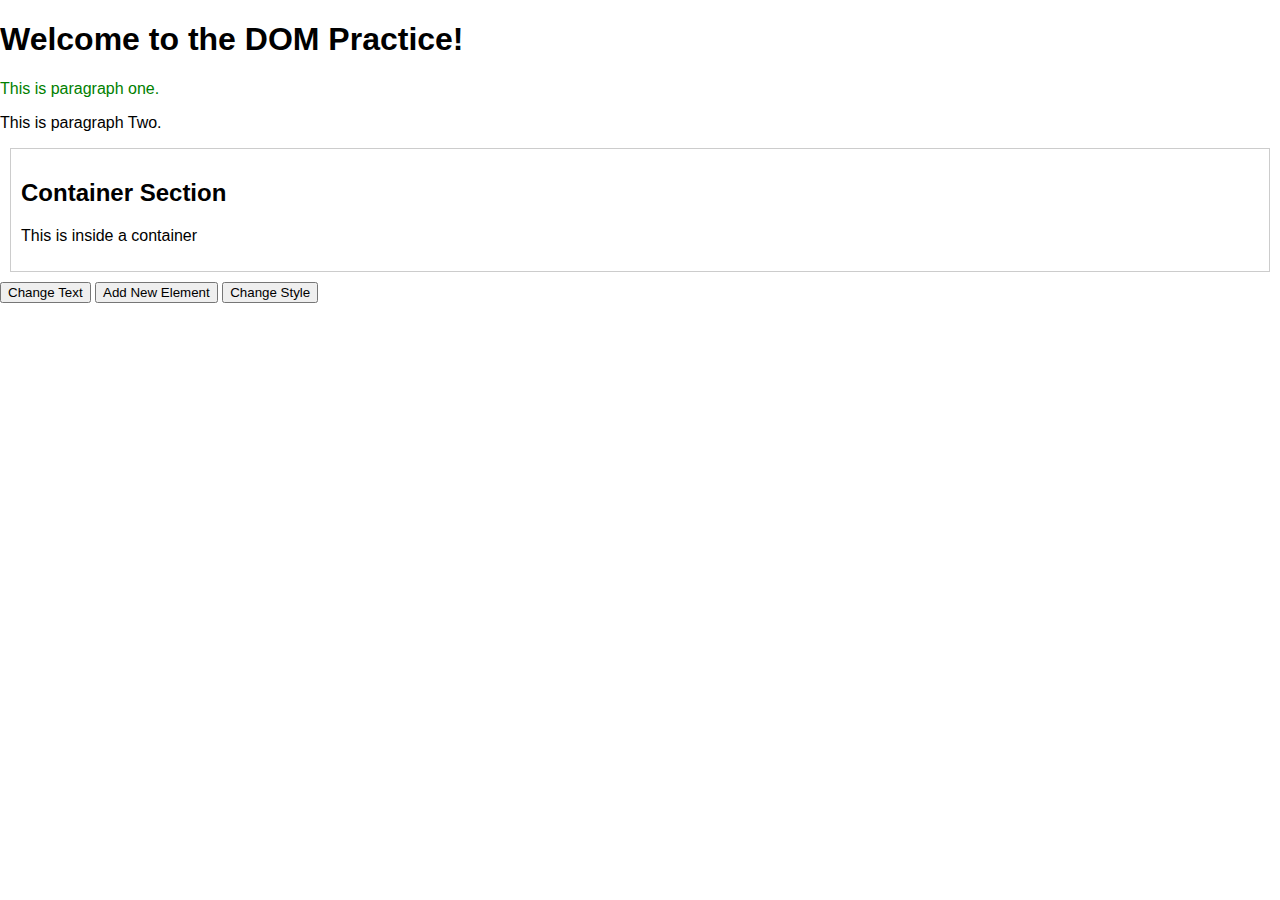
<file: Practicals/Practical7/index.html>
<!DOCTYPE html>
<html lang="en">
<head>
    <meta charset="UTF-8">
    <meta name="viewport" content="width=device-width, initial-scale=1.0">
    <title>DOM Practice</title>
    <style>
        body { font-family: Arial; margin: auto;}
        .highlight { color: crimson; font-weight: bold; }
        .box { padding: 10px; border: 1px solid #ccc; margin: 10px; }
    </style>  
</head>
<body>
    <h1 id="main-title">My DOM Playground</h1>
    <p class="content"> This is paragraph one.</p>
    <p class="content"> This is paragraph Two.</p>

    <div id="container" class="box">
        <h2>Container Section</h2>
        <p>This is inside a container</p>
    </div>

    <button id="changeTextBtn">Change Text</button>
    <button id="addElementBtn">Add New Element</button>
    <button id="removeElementBtn">Change Style</button>
<script src="script.js"></script>
</body>
</html>
</file>
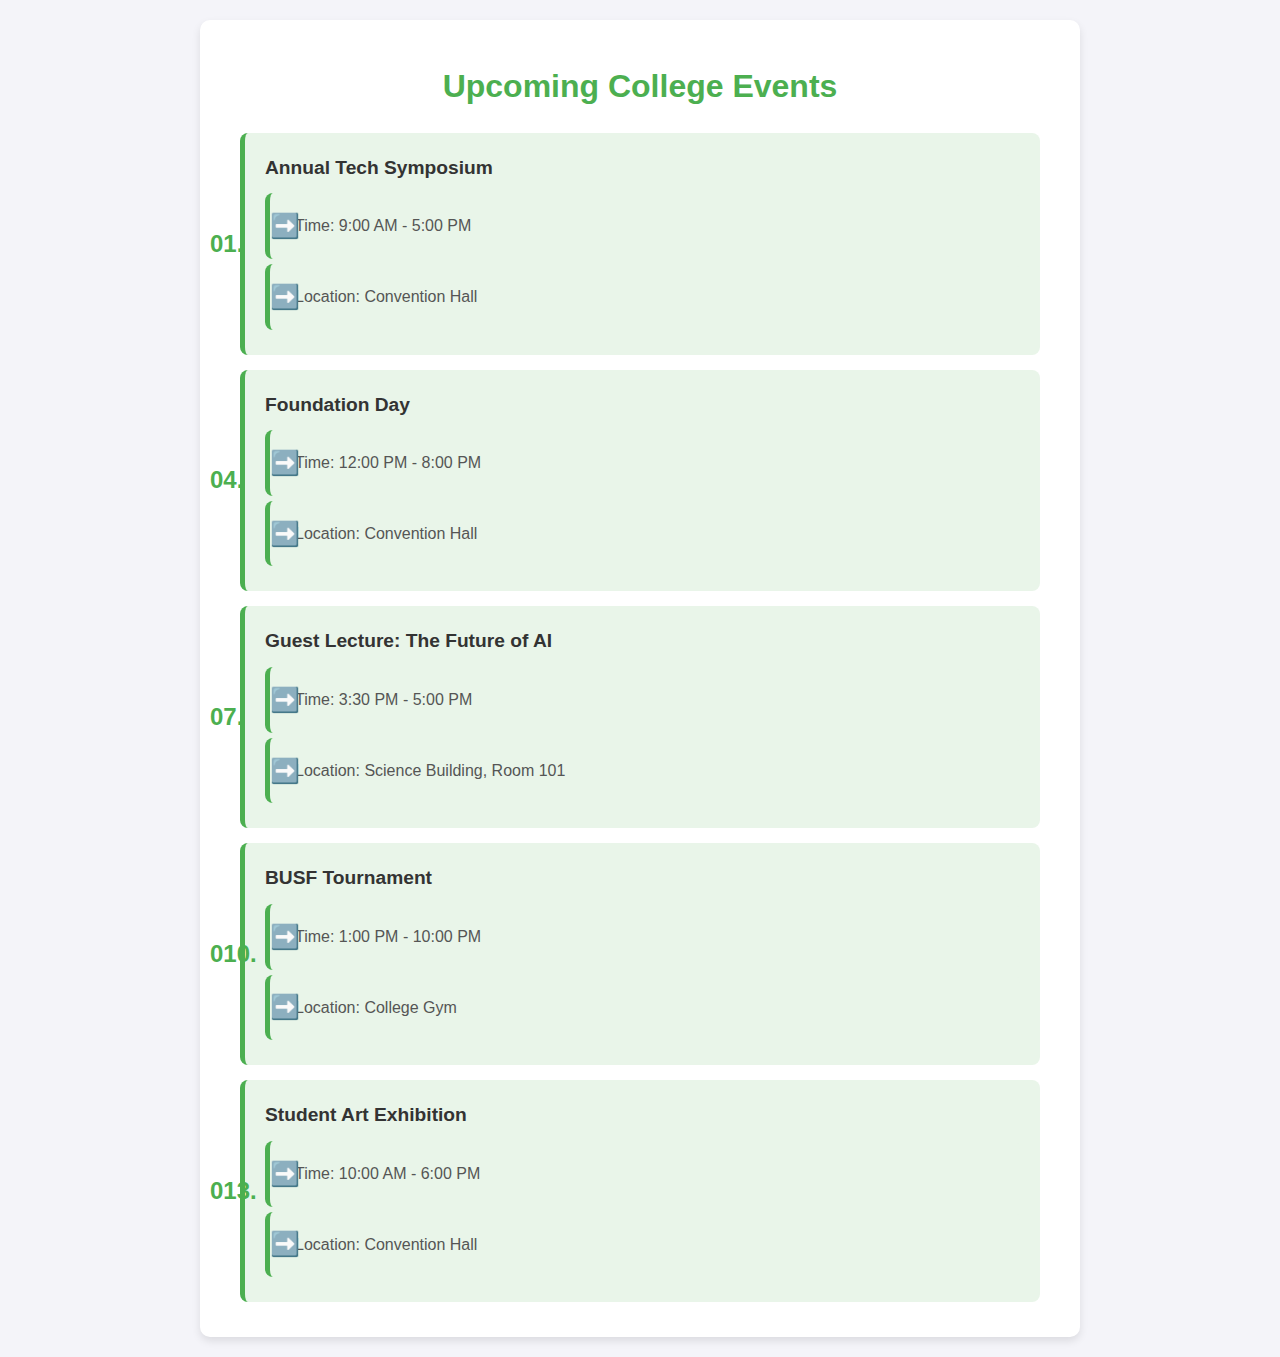
<file: Practicals/practical4/list.html>
<!DOCTYPE html>
<html lang="en">
<head>
    <meta charset="UTF-8">
    <meta name="viewport" content="width=device-width, initial-scale=1.0">
    <title>College Events</title>
    <style>
body {
            font-family: Arial, sans-serif;
            background-color: #f4f4f9;
            color: #333;
            line-height: 1.6;
            margin: 0;
            padding: 20px;
        }

        .container {
            max-width: 800px;
            margin: auto;
            background: #fff;
            padding: 20px 40px;
            border-radius: 10px;
            box-shadow: 0 4px 8px rgba(0, 0, 0, 0.1);
        }

        h1 {
            text-align: center;
            color: #4CAF50;
            margin-bottom: 20px;
        }

        ol {
            list-style-type: none;
            counter-reset: event-counter;
            padding: 0;
            margin: 0;
        }

        ol li {
            counter-increment: event-counter;
            background-color: #e9f5e9;
            margin-bottom: 15px;
            padding: 20px;
            border-left: 5px solid #4CAF50;
            border-radius: 8px;
            transition: transform 0.3s ease, background-color 0.3s ease;
            position: relative;
        }
        
        ol li::before {
            content: "0" counter(event-counter) ".";
            position: absolute;
            left: -35px;
            top: 50%;
            transform: translateY(-50%);
            font-size: 1.5em;
            color: #4CAF50;
            font-weight: bold;
        }
        
        ol li:hover {
            transform: translateY(-5px);
            background-color: #d1e8d1;
            box-shadow: 0 6px 12px rgba(0, 0, 0, 0.15);
        }

        ul {
            list-style-type: none;
            padding: 0;
            margin-top: 10px;
        }
        
        ul li {
            margin-bottom: 5px;
            color: #555;
            padding-left: 25px;
            position: relative;
        }

        ul li::before {
            content: "➡️";
            position: absolute;
            left: 0;
        }

        .event-name {
            font-weight: bold;
            font-size: 1.2em;
            color: #333;
        }
    </style>
</head>
<body>
    <div class="container">
        <h1>Upcoming College Events</h1>
        <ol>
            <li>
                <span class="event-name">Annual Tech Symposium</span>
                <ul>
                    <li> Time: 9:00 AM - 5:00 PM</li>
                    <li>  Location: Convention Hall</li>
                </ul>
            </li>
            <li>
                <span class="event-name">Foundation Day</span>
                <ul>
                    <li>Time: 12:00 PM - 8:00 PM</li>
                    <li>Location: Convention Hall</li>
                </ul>
            </li>
            <li>
                <span class="event-name">Guest Lecture: The Future of AI</span>
                <ul>
                    <li>Time: 3:30 PM - 5:00 PM</li>
                    <li>Location: Science Building, Room 101</li>
                </ul>
            </li>
            <li>
                <span class="event-name">BUSF Tournament</span>
                <ul>
                    <li>Time: 1:00 PM - 10:00 PM</li>
                    <li>Location: College Gym</li>
                </ul>
            </li>
            <li>
                <span class="event-name">Student Art Exhibition</span>
                <ul>
                    <li>Time: 10:00 AM - 6:00 PM</li>
                    <li>Location: Convention Hall</li>
                </ul>
            </li>
        </ol>
    </div>


</body>
</html>
</file>
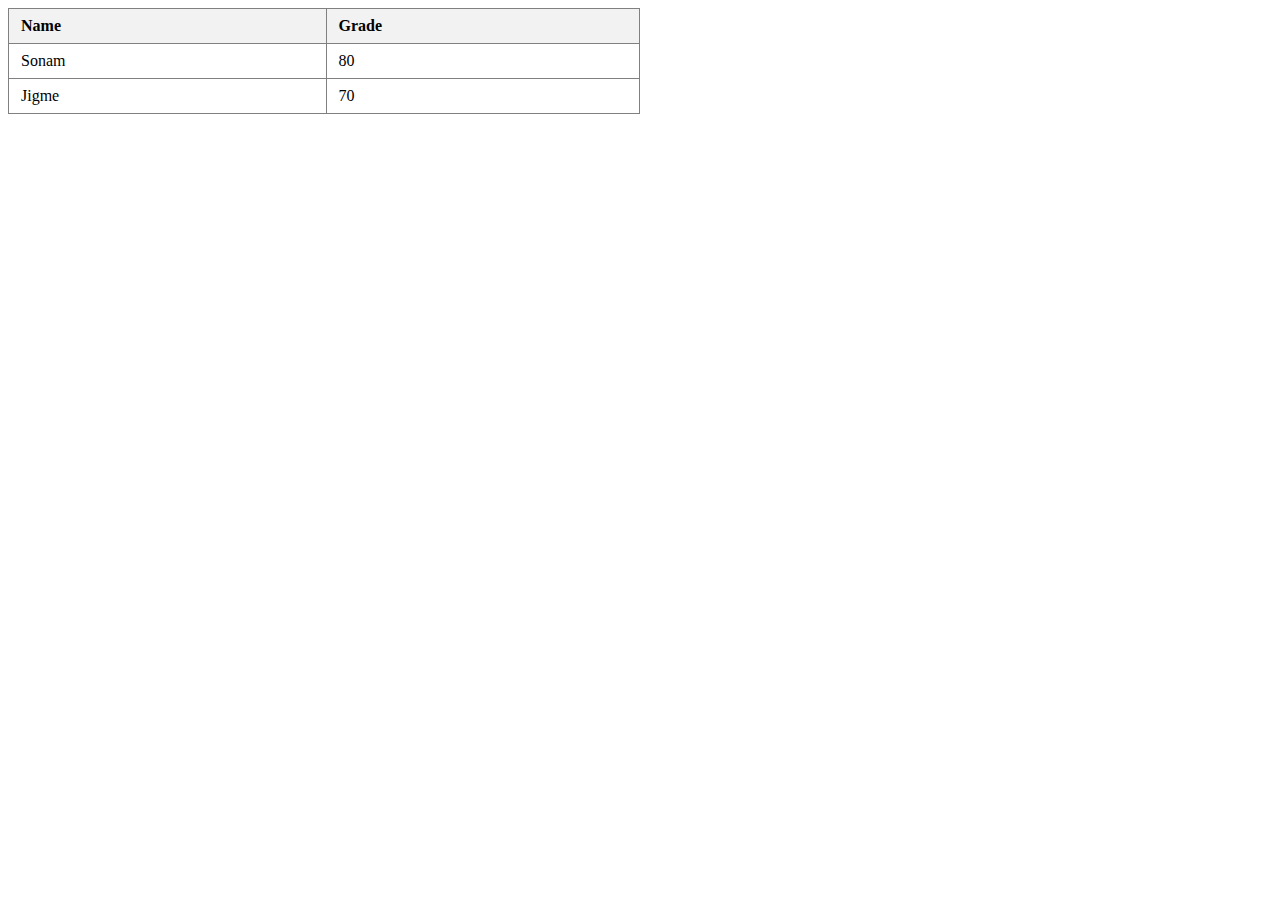
<file: Practicals/practical4/table.html>
<!DOCTYPE html>
<html lang="en">
<head>
    <meta charset="UTF-8">
    <meta name="viewport" content="width=device-width, initial-scale=1.0">
    <title>Document</title>
    <style>
        table {
            width: 50%;
            border-collapse: collapse;
        }
        th, td {
            padding: 8px 12px;
            text-align: left;
        }
        th {
            background-color: #f2f2f2;
        }
    </style>
</head>
<body>
    <table border="1">
    <thead>
        <tr>
            <th>Name</th>
            <th>Grade</th>
        </tr>
    </thead>
    <tbody>
        <tr>
            <td>Sonam </td>
            <td>80</td>
        </tr>
        <tr>
            <td>Jigme</td>
            <td>70</td>
        </tr>
    </tbody>

</body>
</html>
</file>
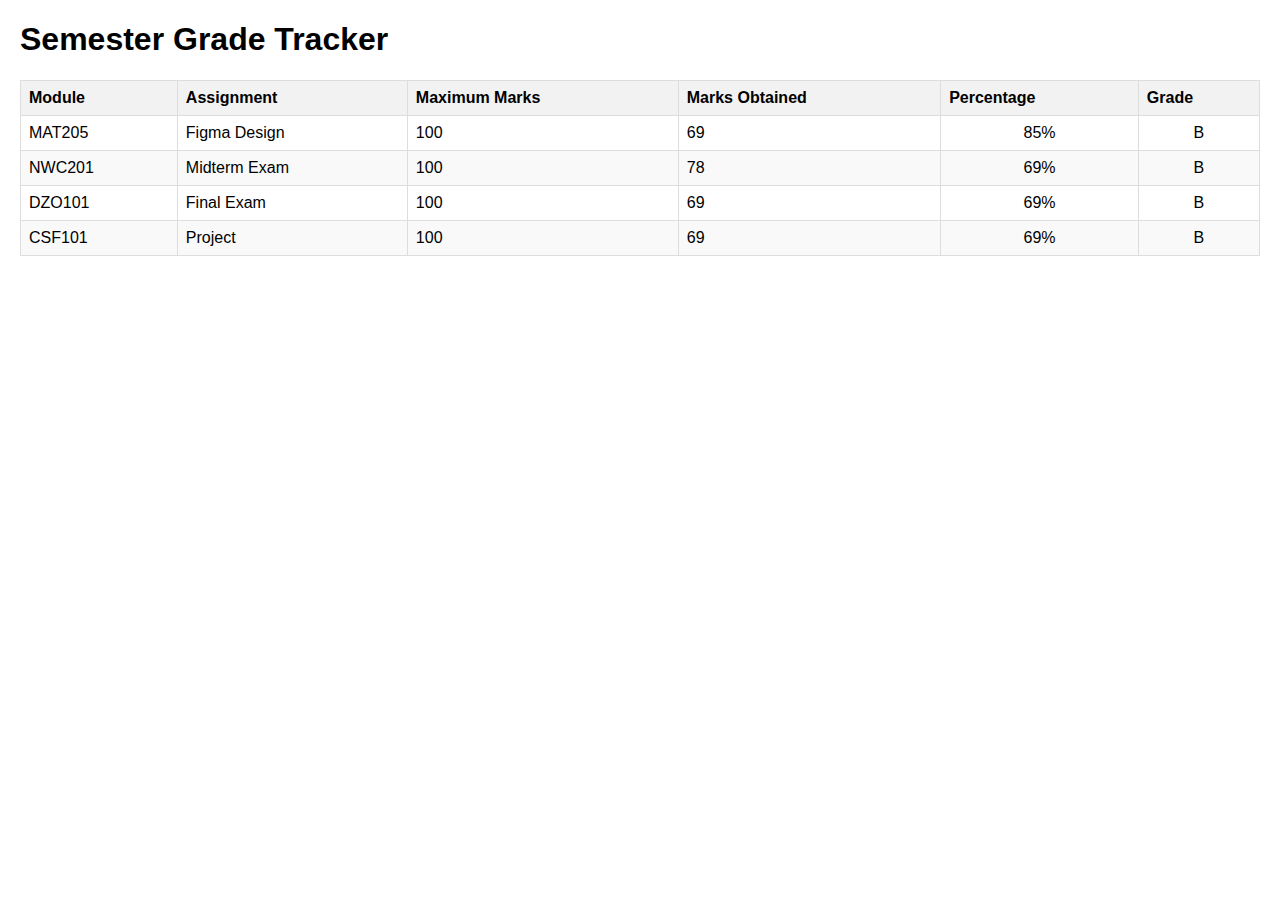
<file: Practicals/practical4/table2.html>
<!DOCTYPE html>
<html lang="en">
<head>
    <meta charset="UTF-8">
    <meta name="viewport" content="width=device-width, initial-scale=1.0">
    <title>Grade Tracker</title>
    <style>
    body {
        font-family: Arial, sans-serif;
        margin: 20px;
    }
    table {
        width: 100%;
        border-collapse: collapse;
            margin-top: 20px;
        }
        th, td {
            border: 1px solid #dddddd;
            text-align: left;
            padding: 8px;
        }
        th {
            background-color: #f2f2f2;
        }
        tr:nth-child(even) {
            background-color: #f9f9f9;
        }
        .percentage, .grade {
            text-align: center;
        }
    </style>
    
</head>
<body>
    <h1> Semester Grade Tracker</h1>
    <table>
        <thead>
            <tr>
                <th>Module</th>
                <th>Assignment</th>
                <th>Maximum Marks</th>
                <th>Marks Obtained</th>
                <th>Percentage</th>
                <th>Grade</th>
            </tr>
        </thead>
        <tbody>
            <tr>
                <td>MAT205</td>
                <td>Figma Design</td>
                <td>100</td>
                <td>69</td>
                <td class="percentage">85%</td>
                <td class="grade">B</td>
            </tr>
            <tr>
                <td>NWC201</td>
                <td>Midterm Exam</td>
                <td>100</td>
                <td>78</td>
                <td class="percentage">69%</td>
                <td class="grade">B</td>
            </tr>
            <tr>
                <td>DZO101</td>
                <td>Final Exam</td>
                <td>100</td>
                <td>69</td>
                <td class="percentage">69%</td>
                <td class="grade">B</td>
            </tr>
            <tr>
                <td>CSF101</td>
                <td>Project</td>
                <td>100</td>
                <td>69</td>
                <td class="percentage">69%</td>
                <td class="grade">B</td>
            </tr>
        </tbody>
    </table>
</body>
</html>
</file>
